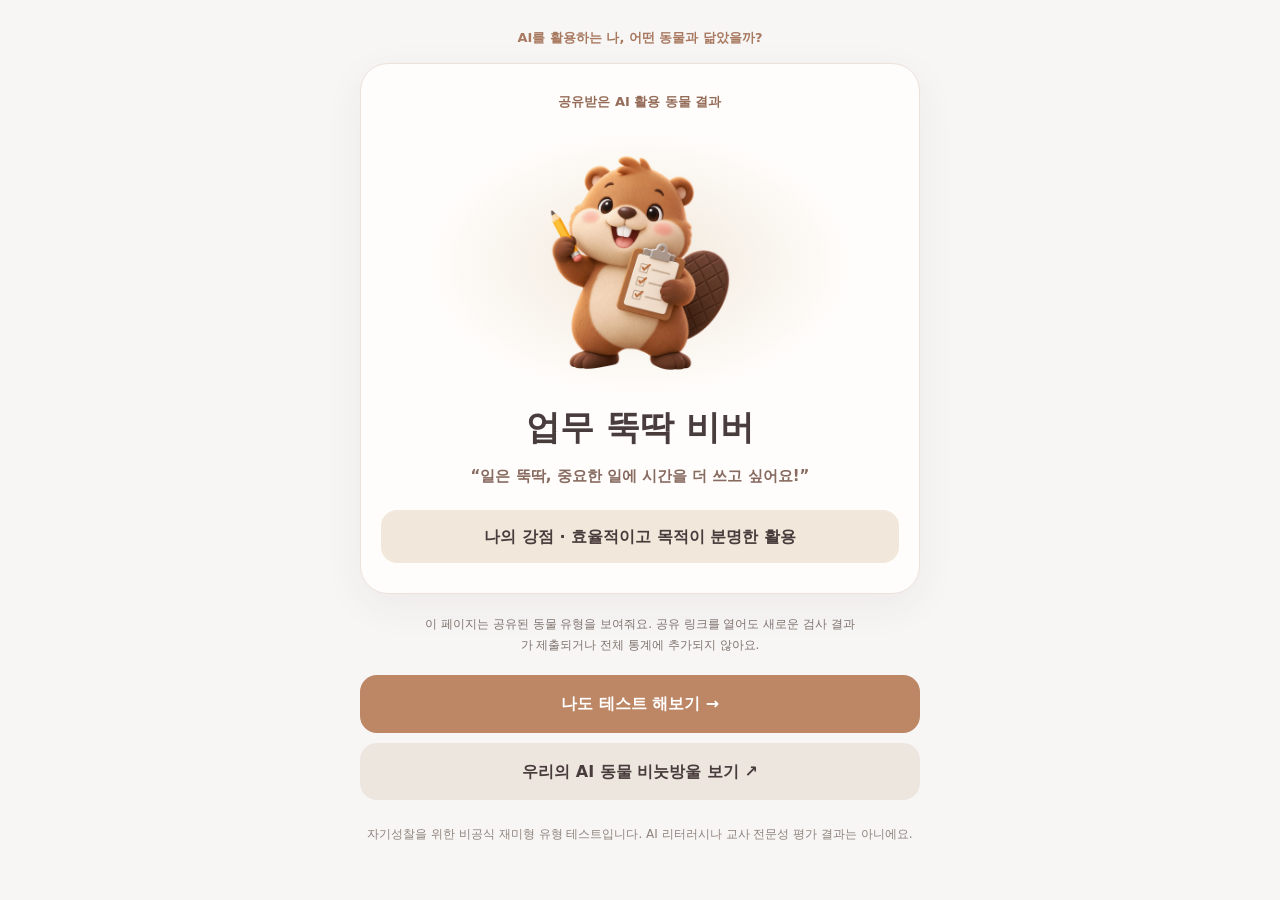
<file: share/beaver.html>
<!doctype html>
<html lang="ko">
<head>
<meta charset="utf-8">
<meta name="viewport" content="width=device-width, initial-scale=1, viewport-fit=cover">
<meta name="theme-color" content="#F7F6F5">
<title>업무 뚝딱 비버 | AI를 활용하는 나, 어떤 동물과 닮았을까?</title>
<meta name="description" content="나의 AI 활용 동물은 업무 뚝딱 비버! 일은 뚝딱, 중요한 일에 시간을 더 쓰고 싶어요! 당신은 어떤 동물과 닮았을까요?">
<link rel="canonical" href="https://hyein1221.github.io/ai-animal-test/share/beaver.html">
<meta property="og:type" content="website">
<meta property="og:locale" content="ko_KR">
<meta property="og:site_name" content="AI 활용 스타일 테스트">
<meta property="og:url" content="https://hyein1221.github.io/ai-animal-test/share/beaver.html">
<meta property="og:title" content="업무 뚝딱 비버 | AI를 활용하는 나, 어떤 동물과 닮았을까?">
<meta property="og:description" content="나의 AI 활용 동물은 업무 뚝딱 비버! 일은 뚝딱, 중요한 일에 시간을 더 쓰고 싶어요! 당신은 어떤 동물과 닮았을까요?">
<meta property="og:image" content="https://hyein1221.github.io/ai-animal-test/assets/beaver.png">
<meta property="og:image:secure_url" content="https://hyein1221.github.io/ai-animal-test/assets/beaver.png">
<meta property="og:image:type" content="image/png">
<meta property="og:image:alt" content="업무 뚝딱 비버 결과 캐릭터">
<meta name="twitter:card" content="summary_large_image">
<meta name="twitter:title" content="업무 뚝딱 비버 | AI를 활용하는 나, 어떤 동물과 닮았을까?">
<meta name="twitter:description" content="나의 AI 활용 동물은 업무 뚝딱 비버! 일은 뚝딱, 중요한 일에 시간을 더 쓰고 싶어요! 당신은 어떤 동물과 닮았을까요?">
<meta name="twitter:image" content="https://hyein1221.github.io/ai-animal-test/assets/beaver.png">
<style>
:root{color-scheme:light}*{box-sizing:border-box}body{margin:0;background:#f7f6f5;font-family:'Apple SD Gothic Neo','Noto Sans KR',system-ui,-apple-system,sans-serif;color:#493c3c;line-height:1.6;padding:28px 16px}
.page{max-width:560px;margin:auto;text-align:center}.label{color:#a87960;font-size:13px;font-weight:800;margin:0 0 14px}.card{background:#fffdfb;border:1px solid #eee1da;border-radius:28px;padding:28px 20px 30px;box-shadow:0 12px 42px rgba(77,50,38,.06)}
.eyebrow{font-size:13px;color:#956c59;font-weight:800}h1{font-size:clamp(26px,7vw,34px);line-height:1.3;margin:10px 0 5px;word-break:keep-all}.pet{background:radial-gradient(ellipse at center,#F1E8DB,#fffdfb 73%);border-radius:27px;max-width:420px;margin:20px auto 12px}.pet img{width:100%;height:260px;object-fit:contain;display:block}.quote{font-weight:700;color:#876a60;font-size:15px;word-break:keep-all}.strength{margin:22px auto 0;border-radius:16px;padding:14px;background:#F1E8DB;font-weight:700}.explain{font-size:12px;line-height:1.7;color:#80746f;margin:20px auto;max-width:440px}.actions{display:grid;gap:10px;margin:18px auto 8px}.btn{display:block;border-radius:17px;padding:16px 18px;text-decoration:none;font-weight:800;color:#fff;background:#bd8664}.btn.secondary{background:#ece6df;color:#493c3c}.footer{font-size:12px;color:#8f837c;margin:24px auto;line-height:1.8}
</style>
</head>
<body>
<main class="page">
<p class="label">AI를 활용하는 나, 어떤 동물과 닮았을까?</p>
<div class="card">
<div class="eyebrow">공유받은 AI 활용 동물 결과</div>
<div class="pet"><img src="../assets/beaver.png" alt="업무 뚝딱 비버 캐릭터" width="420" height="260"></div>
<h1>업무 뚝딱 비버</h1>
<p class="quote">“일은 뚝딱, 중요한 일에 시간을 더 쓰고 싶어요!”</p>
<div class="strength">나의 강점 · 효율적이고 목적이 분명한 활용</div>
</div>
<p class="explain">이 페이지는 공유된 동물 유형을 보여줘요. 공유 링크를 열어도 새로운 검사 결과가 제출되거나 전체 통계에 추가되지 않아요.</p>
<div class="actions">
<a class="btn" href="https://hyein1221.github.io/ai-animal-test/">나도 테스트 해보기 →</a>
<a class="btn secondary" href="https://hyein1221.github.io/ai-animal-test/?view=live">우리의 AI 동물 비눗방울 보기 ↗</a>
</div>
<p class="footer">자기성찰을 위한 비공식 재미형 유형 테스트입니다. AI 리터러시나 교사 전문성 평가 결과는 아니에요.</p>
</main>
</body>
</html>
</file>
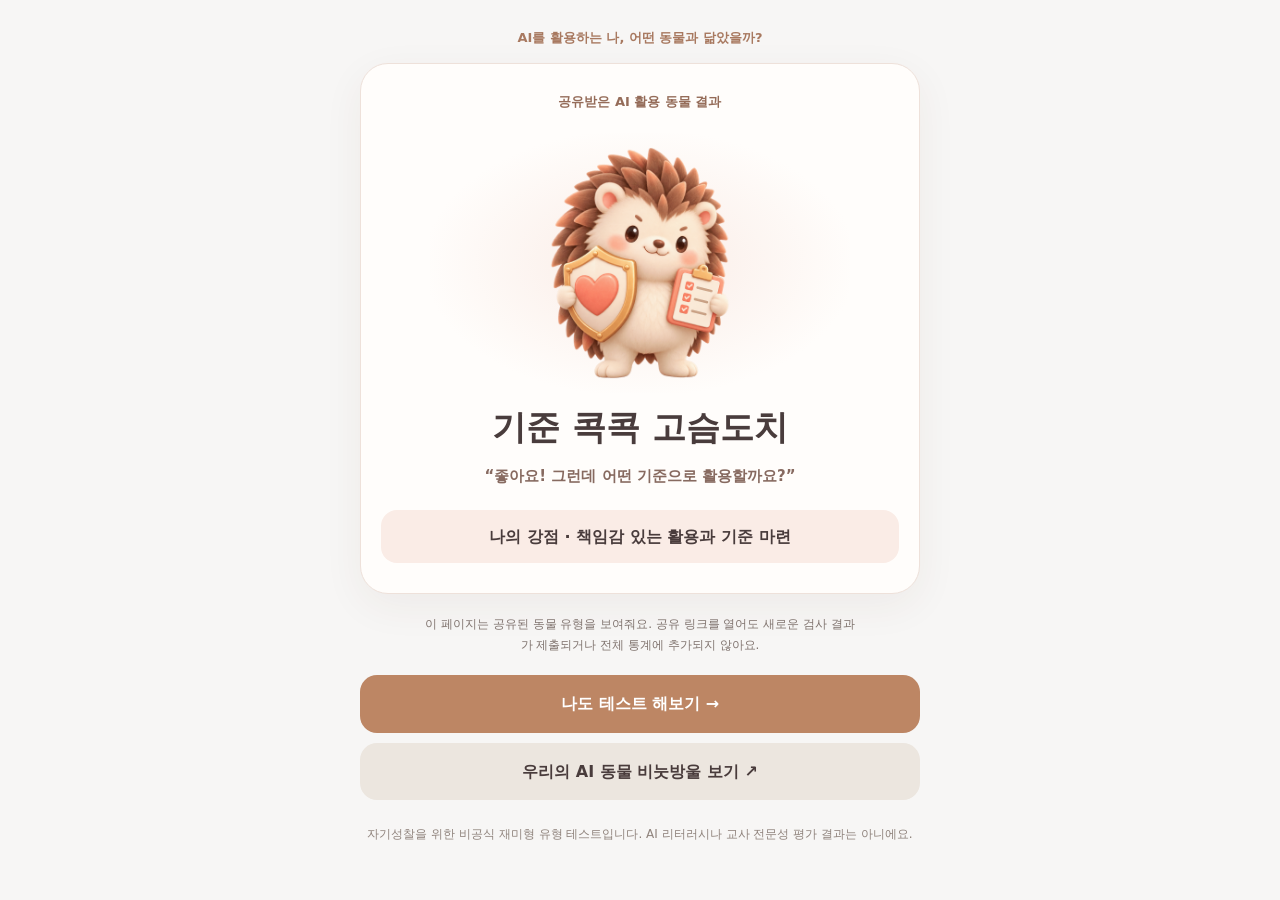
<file: share/hedgehog.html>
<!doctype html>
<html lang="ko">
<head>
<meta charset="utf-8">
<meta name="viewport" content="width=device-width, initial-scale=1, viewport-fit=cover">
<meta name="theme-color" content="#F7F6F5">
<title>기준 콕콕 고슴도치 | AI를 활용하는 나, 어떤 동물과 닮았을까?</title>
<meta name="description" content="나의 AI 활용 동물은 기준 콕콕 고슴도치! 좋아요! 그런데 어떤 기준으로 활용할까요? 당신은 어떤 동물과 닮았을까요?">
<link rel="canonical" href="https://hyein1221.github.io/ai-animal-test/share/hedgehog.html">
<meta property="og:type" content="website">
<meta property="og:locale" content="ko_KR">
<meta property="og:site_name" content="AI 활용 스타일 테스트">
<meta property="og:url" content="https://hyein1221.github.io/ai-animal-test/share/hedgehog.html">
<meta property="og:title" content="기준 콕콕 고슴도치 | AI를 활용하는 나, 어떤 동물과 닮았을까?">
<meta property="og:description" content="나의 AI 활용 동물은 기준 콕콕 고슴도치! 좋아요! 그런데 어떤 기준으로 활용할까요? 당신은 어떤 동물과 닮았을까요?">
<meta property="og:image" content="https://hyein1221.github.io/ai-animal-test/assets/hedgehog.png">
<meta property="og:image:secure_url" content="https://hyein1221.github.io/ai-animal-test/assets/hedgehog.png">
<meta property="og:image:type" content="image/png">
<meta property="og:image:alt" content="기준 콕콕 고슴도치 결과 캐릭터">
<meta name="twitter:card" content="summary_large_image">
<meta name="twitter:title" content="기준 콕콕 고슴도치 | AI를 활용하는 나, 어떤 동물과 닮았을까?">
<meta name="twitter:description" content="나의 AI 활용 동물은 기준 콕콕 고슴도치! 좋아요! 그런데 어떤 기준으로 활용할까요? 당신은 어떤 동물과 닮았을까요?">
<meta name="twitter:image" content="https://hyein1221.github.io/ai-animal-test/assets/hedgehog.png">
<style>
:root{color-scheme:light}*{box-sizing:border-box}body{margin:0;background:#f7f6f5;font-family:'Apple SD Gothic Neo','Noto Sans KR',system-ui,-apple-system,sans-serif;color:#493c3c;line-height:1.6;padding:28px 16px}
.page{max-width:560px;margin:auto;text-align:center}.label{color:#a87960;font-size:13px;font-weight:800;margin:0 0 14px}.card{background:#fffdfb;border:1px solid #eee1da;border-radius:28px;padding:28px 20px 30px;box-shadow:0 12px 42px rgba(77,50,38,.06)}
.eyebrow{font-size:13px;color:#956c59;font-weight:800}h1{font-size:clamp(26px,7vw,34px);line-height:1.3;margin:10px 0 5px;word-break:keep-all}.pet{background:radial-gradient(ellipse at center,#FAECE6,#fffdfb 73%);border-radius:27px;max-width:420px;margin:20px auto 12px}.pet img{width:100%;height:260px;object-fit:contain;display:block}.quote{font-weight:700;color:#876a60;font-size:15px;word-break:keep-all}.strength{margin:22px auto 0;border-radius:16px;padding:14px;background:#FAECE6;font-weight:700}.explain{font-size:12px;line-height:1.7;color:#80746f;margin:20px auto;max-width:440px}.actions{display:grid;gap:10px;margin:18px auto 8px}.btn{display:block;border-radius:17px;padding:16px 18px;text-decoration:none;font-weight:800;color:#fff;background:#bd8664}.btn.secondary{background:#ece6df;color:#493c3c}.footer{font-size:12px;color:#8f837c;margin:24px auto;line-height:1.8}
</style>
</head>
<body>
<main class="page">
<p class="label">AI를 활용하는 나, 어떤 동물과 닮았을까?</p>
<div class="card">
<div class="eyebrow">공유받은 AI 활용 동물 결과</div>
<div class="pet"><img src="../assets/hedgehog.png" alt="기준 콕콕 고슴도치 캐릭터" width="420" height="260"></div>
<h1>기준 콕콕 고슴도치</h1>
<p class="quote">“좋아요! 그런데 어떤 기준으로 활용할까요?”</p>
<div class="strength">나의 강점 · 책임감 있는 활용과 기준 마련</div>
</div>
<p class="explain">이 페이지는 공유된 동물 유형을 보여줘요. 공유 링크를 열어도 새로운 검사 결과가 제출되거나 전체 통계에 추가되지 않아요.</p>
<div class="actions">
<a class="btn" href="https://hyein1221.github.io/ai-animal-test/">나도 테스트 해보기 →</a>
<a class="btn secondary" href="https://hyein1221.github.io/ai-animal-test/?view=live">우리의 AI 동물 비눗방울 보기 ↗</a>
</div>
<p class="footer">자기성찰을 위한 비공식 재미형 유형 테스트입니다. AI 리터러시나 교사 전문성 평가 결과는 아니에요.</p>
</main>
</body>
</html>
</file>
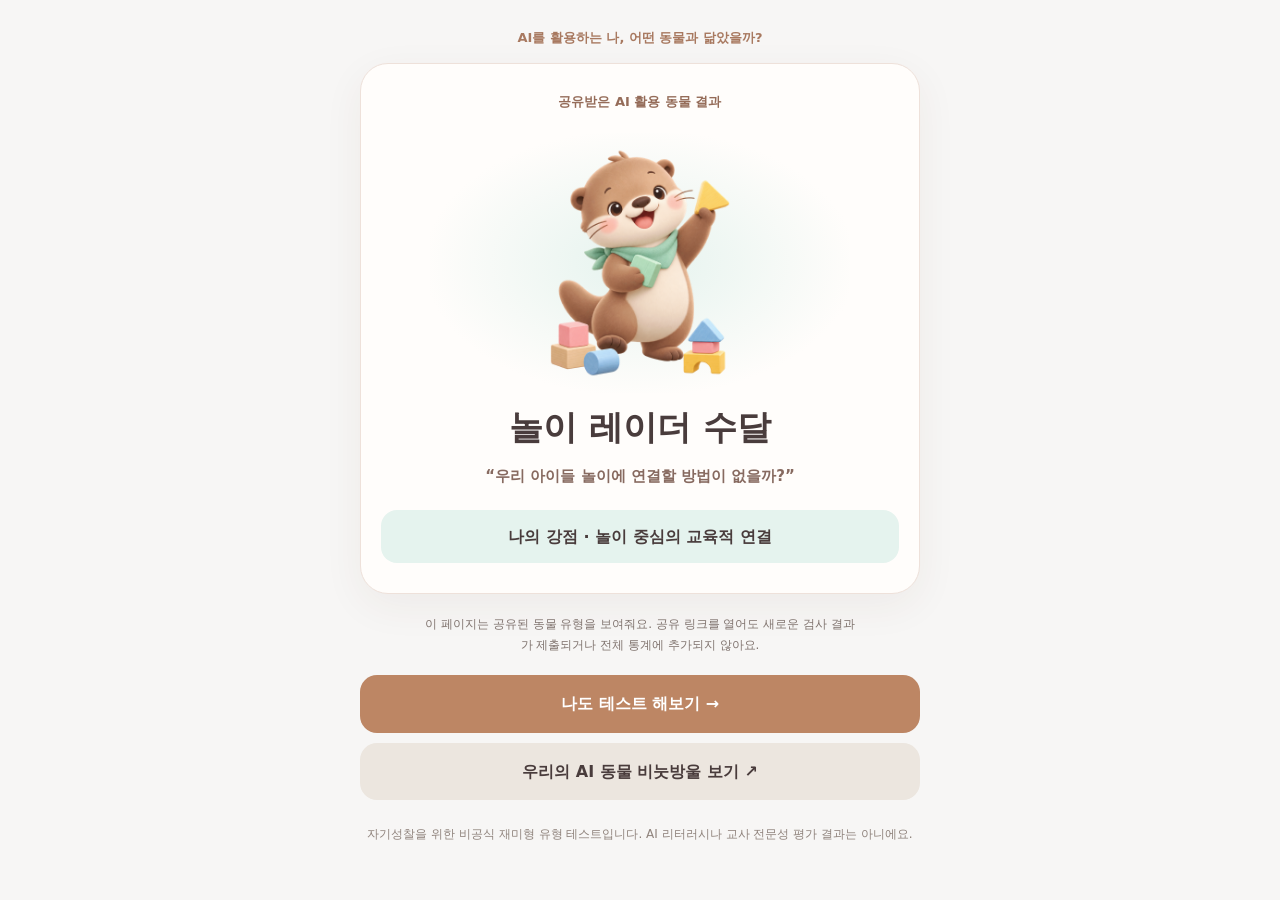
<file: share/otter.html>
<!doctype html>
<html lang="ko">
<head>
<meta charset="utf-8">
<meta name="viewport" content="width=device-width, initial-scale=1, viewport-fit=cover">
<meta name="theme-color" content="#F7F6F5">
<title>놀이 레이더 수달 | AI를 활용하는 나, 어떤 동물과 닮았을까?</title>
<meta name="description" content="나의 AI 활용 동물은 놀이 레이더 수달! 우리 아이들 놀이에 연결할 방법이 없을까? 당신은 어떤 동물과 닮았을까요?">
<link rel="canonical" href="https://hyein1221.github.io/ai-animal-test/share/otter.html">
<meta property="og:type" content="website">
<meta property="og:locale" content="ko_KR">
<meta property="og:site_name" content="AI 활용 스타일 테스트">
<meta property="og:url" content="https://hyein1221.github.io/ai-animal-test/share/otter.html">
<meta property="og:title" content="놀이 레이더 수달 | AI를 활용하는 나, 어떤 동물과 닮았을까?">
<meta property="og:description" content="나의 AI 활용 동물은 놀이 레이더 수달! 우리 아이들 놀이에 연결할 방법이 없을까? 당신은 어떤 동물과 닮았을까요?">
<meta property="og:image" content="https://hyein1221.github.io/ai-animal-test/assets/otter.png">
<meta property="og:image:secure_url" content="https://hyein1221.github.io/ai-animal-test/assets/otter.png">
<meta property="og:image:type" content="image/png">
<meta property="og:image:alt" content="놀이 레이더 수달 결과 캐릭터">
<meta name="twitter:card" content="summary_large_image">
<meta name="twitter:title" content="놀이 레이더 수달 | AI를 활용하는 나, 어떤 동물과 닮았을까?">
<meta name="twitter:description" content="나의 AI 활용 동물은 놀이 레이더 수달! 우리 아이들 놀이에 연결할 방법이 없을까? 당신은 어떤 동물과 닮았을까요?">
<meta name="twitter:image" content="https://hyein1221.github.io/ai-animal-test/assets/otter.png">
<style>
:root{color-scheme:light}*{box-sizing:border-box}body{margin:0;background:#f7f6f5;font-family:'Apple SD Gothic Neo','Noto Sans KR',system-ui,-apple-system,sans-serif;color:#493c3c;line-height:1.6;padding:28px 16px}
.page{max-width:560px;margin:auto;text-align:center}.label{color:#a87960;font-size:13px;font-weight:800;margin:0 0 14px}.card{background:#fffdfb;border:1px solid #eee1da;border-radius:28px;padding:28px 20px 30px;box-shadow:0 12px 42px rgba(77,50,38,.06)}
.eyebrow{font-size:13px;color:#956c59;font-weight:800}h1{font-size:clamp(26px,7vw,34px);line-height:1.3;margin:10px 0 5px;word-break:keep-all}.pet{background:radial-gradient(ellipse at center,#E5F3EE,#fffdfb 73%);border-radius:27px;max-width:420px;margin:20px auto 12px}.pet img{width:100%;height:260px;object-fit:contain;display:block}.quote{font-weight:700;color:#876a60;font-size:15px;word-break:keep-all}.strength{margin:22px auto 0;border-radius:16px;padding:14px;background:#E5F3EE;font-weight:700}.explain{font-size:12px;line-height:1.7;color:#80746f;margin:20px auto;max-width:440px}.actions{display:grid;gap:10px;margin:18px auto 8px}.btn{display:block;border-radius:17px;padding:16px 18px;text-decoration:none;font-weight:800;color:#fff;background:#bd8664}.btn.secondary{background:#ece6df;color:#493c3c}.footer{font-size:12px;color:#8f837c;margin:24px auto;line-height:1.8}
</style>
</head>
<body>
<main class="page">
<p class="label">AI를 활용하는 나, 어떤 동물과 닮았을까?</p>
<div class="card">
<div class="eyebrow">공유받은 AI 활용 동물 결과</div>
<div class="pet"><img src="../assets/otter.png" alt="놀이 레이더 수달 캐릭터" width="420" height="260"></div>
<h1>놀이 레이더 수달</h1>
<p class="quote">“우리 아이들 놀이에 연결할 방법이 없을까?”</p>
<div class="strength">나의 강점 · 놀이 중심의 교육적 연결</div>
</div>
<p class="explain">이 페이지는 공유된 동물 유형을 보여줘요. 공유 링크를 열어도 새로운 검사 결과가 제출되거나 전체 통계에 추가되지 않아요.</p>
<div class="actions">
<a class="btn" href="https://hyein1221.github.io/ai-animal-test/">나도 테스트 해보기 →</a>
<a class="btn secondary" href="https://hyein1221.github.io/ai-animal-test/?view=live">우리의 AI 동물 비눗방울 보기 ↗</a>
</div>
<p class="footer">자기성찰을 위한 비공식 재미형 유형 테스트입니다. AI 리터러시나 교사 전문성 평가 결과는 아니에요.</p>
</main>
</body>
</html>
</file>
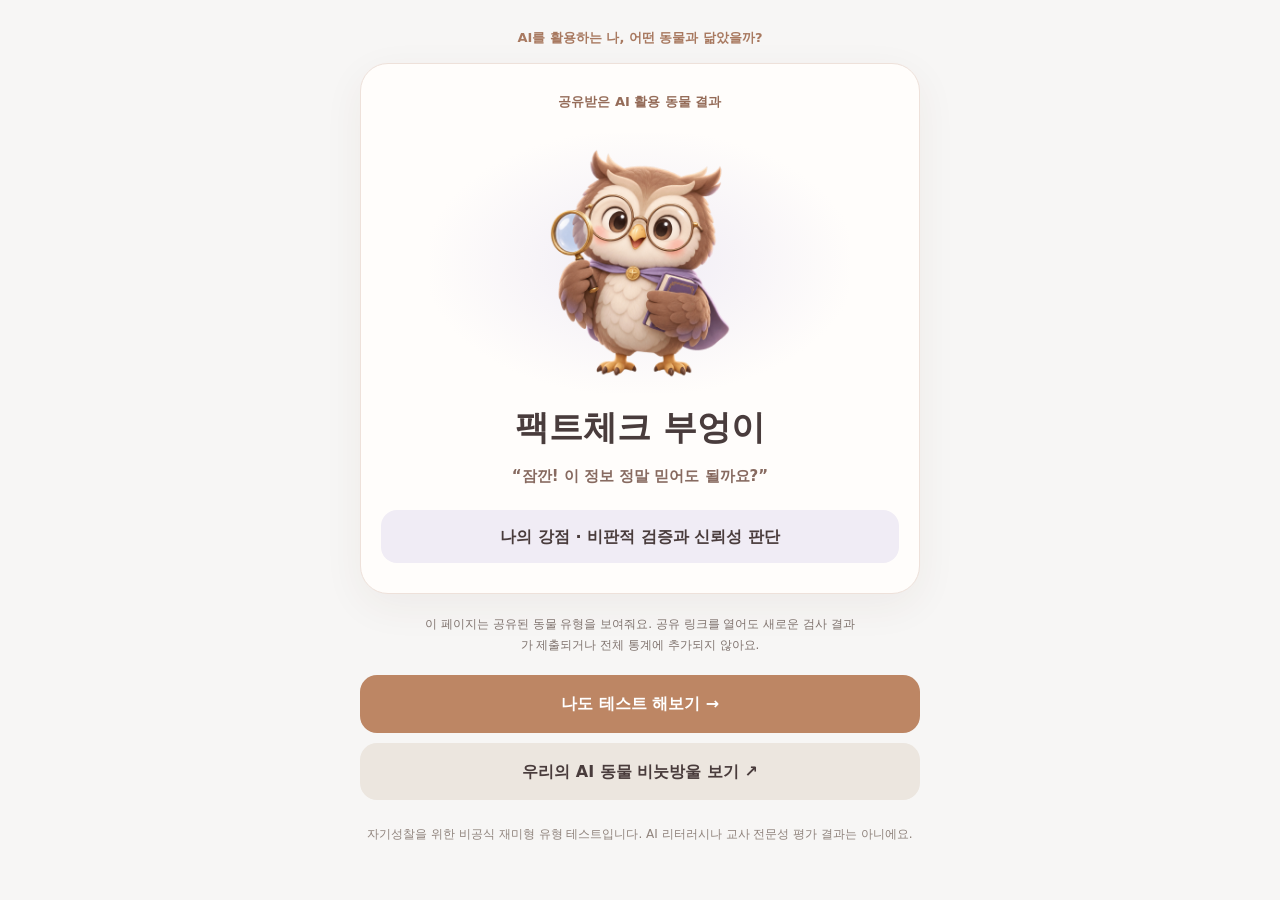
<file: share/owl.html>
<!doctype html>
<html lang="ko">
<head>
<meta charset="utf-8">
<meta name="viewport" content="width=device-width, initial-scale=1, viewport-fit=cover">
<meta name="theme-color" content="#F7F6F5">
<title>팩트체크 부엉이 | AI를 활용하는 나, 어떤 동물과 닮았을까?</title>
<meta name="description" content="나의 AI 활용 동물은 팩트체크 부엉이! 잠깐! 이 정보 정말 믿어도 될까요? 당신은 어떤 동물과 닮았을까요?">
<link rel="canonical" href="https://hyein1221.github.io/ai-animal-test/share/owl.html">
<meta property="og:type" content="website">
<meta property="og:locale" content="ko_KR">
<meta property="og:site_name" content="AI 활용 스타일 테스트">
<meta property="og:url" content="https://hyein1221.github.io/ai-animal-test/share/owl.html">
<meta property="og:title" content="팩트체크 부엉이 | AI를 활용하는 나, 어떤 동물과 닮았을까?">
<meta property="og:description" content="나의 AI 활용 동물은 팩트체크 부엉이! 잠깐! 이 정보 정말 믿어도 될까요? 당신은 어떤 동물과 닮았을까요?">
<meta property="og:image" content="https://hyein1221.github.io/ai-animal-test/assets/owl.png">
<meta property="og:image:secure_url" content="https://hyein1221.github.io/ai-animal-test/assets/owl.png">
<meta property="og:image:type" content="image/png">
<meta property="og:image:alt" content="팩트체크 부엉이 결과 캐릭터">
<meta name="twitter:card" content="summary_large_image">
<meta name="twitter:title" content="팩트체크 부엉이 | AI를 활용하는 나, 어떤 동물과 닮았을까?">
<meta name="twitter:description" content="나의 AI 활용 동물은 팩트체크 부엉이! 잠깐! 이 정보 정말 믿어도 될까요? 당신은 어떤 동물과 닮았을까요?">
<meta name="twitter:image" content="https://hyein1221.github.io/ai-animal-test/assets/owl.png">
<style>
:root{color-scheme:light}*{box-sizing:border-box}body{margin:0;background:#f7f6f5;font-family:'Apple SD Gothic Neo','Noto Sans KR',system-ui,-apple-system,sans-serif;color:#493c3c;line-height:1.6;padding:28px 16px}
.page{max-width:560px;margin:auto;text-align:center}.label{color:#a87960;font-size:13px;font-weight:800;margin:0 0 14px}.card{background:#fffdfb;border:1px solid #eee1da;border-radius:28px;padding:28px 20px 30px;box-shadow:0 12px 42px rgba(77,50,38,.06)}
.eyebrow{font-size:13px;color:#956c59;font-weight:800}h1{font-size:clamp(26px,7vw,34px);line-height:1.3;margin:10px 0 5px;word-break:keep-all}.pet{background:radial-gradient(ellipse at center,#F0ECF5,#fffdfb 73%);border-radius:27px;max-width:420px;margin:20px auto 12px}.pet img{width:100%;height:260px;object-fit:contain;display:block}.quote{font-weight:700;color:#876a60;font-size:15px;word-break:keep-all}.strength{margin:22px auto 0;border-radius:16px;padding:14px;background:#F0ECF5;font-weight:700}.explain{font-size:12px;line-height:1.7;color:#80746f;margin:20px auto;max-width:440px}.actions{display:grid;gap:10px;margin:18px auto 8px}.btn{display:block;border-radius:17px;padding:16px 18px;text-decoration:none;font-weight:800;color:#fff;background:#bd8664}.btn.secondary{background:#ece6df;color:#493c3c}.footer{font-size:12px;color:#8f837c;margin:24px auto;line-height:1.8}
</style>
</head>
<body>
<main class="page">
<p class="label">AI를 활용하는 나, 어떤 동물과 닮았을까?</p>
<div class="card">
<div class="eyebrow">공유받은 AI 활용 동물 결과</div>
<div class="pet"><img src="../assets/owl.png" alt="팩트체크 부엉이 캐릭터" width="420" height="260"></div>
<h1>팩트체크 부엉이</h1>
<p class="quote">“잠깐! 이 정보 정말 믿어도 될까요?”</p>
<div class="strength">나의 강점 · 비판적 검증과 신뢰성 판단</div>
</div>
<p class="explain">이 페이지는 공유된 동물 유형을 보여줘요. 공유 링크를 열어도 새로운 검사 결과가 제출되거나 전체 통계에 추가되지 않아요.</p>
<div class="actions">
<a class="btn" href="https://hyein1221.github.io/ai-animal-test/">나도 테스트 해보기 →</a>
<a class="btn secondary" href="https://hyein1221.github.io/ai-animal-test/?view=live">우리의 AI 동물 비눗방울 보기 ↗</a>
</div>
<p class="footer">자기성찰을 위한 비공식 재미형 유형 테스트입니다. AI 리터러시나 교사 전문성 평가 결과는 아니에요.</p>
</main>
</body>
</html>
</file>
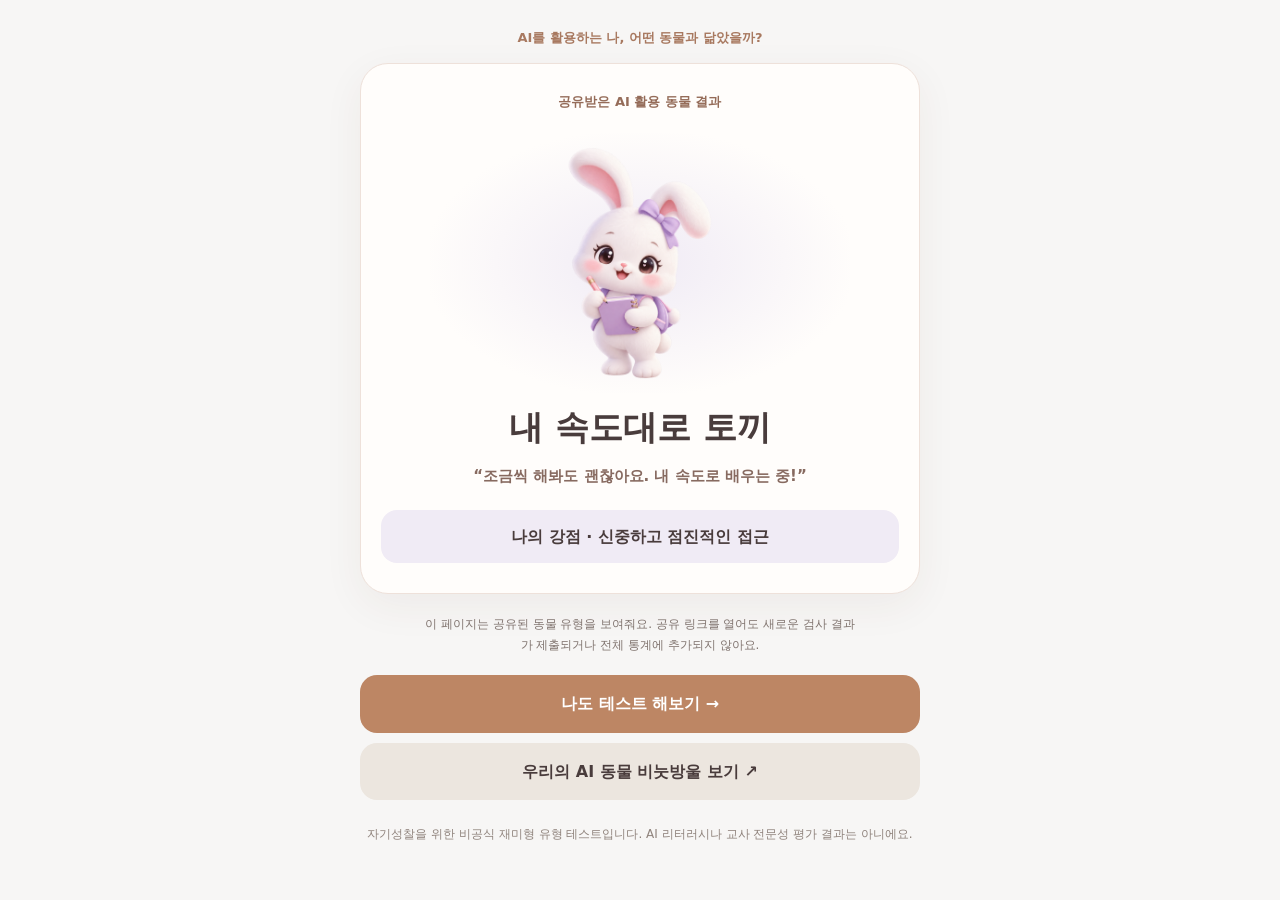
<file: share/rabbit.html>
<!doctype html>
<html lang="ko">
<head>
<meta charset="utf-8">
<meta name="viewport" content="width=device-width, initial-scale=1, viewport-fit=cover">
<meta name="theme-color" content="#F7F6F5">
<title>내 속도대로 토끼 | AI를 활용하는 나, 어떤 동물과 닮았을까?</title>
<meta name="description" content="나의 AI 활용 동물은 내 속도대로 토끼! 조금씩 해봐도 괜찮아요. 내 속도로 배우는 중! 당신은 어떤 동물과 닮았을까요?">
<link rel="canonical" href="https://hyein1221.github.io/ai-animal-test/share/rabbit.html">
<meta property="og:type" content="website">
<meta property="og:locale" content="ko_KR">
<meta property="og:site_name" content="AI 활용 스타일 테스트">
<meta property="og:url" content="https://hyein1221.github.io/ai-animal-test/share/rabbit.html">
<meta property="og:title" content="내 속도대로 토끼 | AI를 활용하는 나, 어떤 동물과 닮았을까?">
<meta property="og:description" content="나의 AI 활용 동물은 내 속도대로 토끼! 조금씩 해봐도 괜찮아요. 내 속도로 배우는 중! 당신은 어떤 동물과 닮았을까요?">
<meta property="og:image" content="https://hyein1221.github.io/ai-animal-test/assets/rabbit.png">
<meta property="og:image:secure_url" content="https://hyein1221.github.io/ai-animal-test/assets/rabbit.png">
<meta property="og:image:type" content="image/png">
<meta property="og:image:alt" content="내 속도대로 토끼 결과 캐릭터">
<meta name="twitter:card" content="summary_large_image">
<meta name="twitter:title" content="내 속도대로 토끼 | AI를 활용하는 나, 어떤 동물과 닮았을까?">
<meta name="twitter:description" content="나의 AI 활용 동물은 내 속도대로 토끼! 조금씩 해봐도 괜찮아요. 내 속도로 배우는 중! 당신은 어떤 동물과 닮았을까요?">
<meta name="twitter:image" content="https://hyein1221.github.io/ai-animal-test/assets/rabbit.png">
<style>
:root{color-scheme:light}*{box-sizing:border-box}body{margin:0;background:#f7f6f5;font-family:'Apple SD Gothic Neo','Noto Sans KR',system-ui,-apple-system,sans-serif;color:#493c3c;line-height:1.6;padding:28px 16px}
.page{max-width:560px;margin:auto;text-align:center}.label{color:#a87960;font-size:13px;font-weight:800;margin:0 0 14px}.card{background:#fffdfb;border:1px solid #eee1da;border-radius:28px;padding:28px 20px 30px;box-shadow:0 12px 42px rgba(77,50,38,.06)}
.eyebrow{font-size:13px;color:#956c59;font-weight:800}h1{font-size:clamp(26px,7vw,34px);line-height:1.3;margin:10px 0 5px;word-break:keep-all}.pet{background:radial-gradient(ellipse at center,#F0EBF5,#fffdfb 73%);border-radius:27px;max-width:420px;margin:20px auto 12px}.pet img{width:100%;height:260px;object-fit:contain;display:block}.quote{font-weight:700;color:#876a60;font-size:15px;word-break:keep-all}.strength{margin:22px auto 0;border-radius:16px;padding:14px;background:#F0EBF5;font-weight:700}.explain{font-size:12px;line-height:1.7;color:#80746f;margin:20px auto;max-width:440px}.actions{display:grid;gap:10px;margin:18px auto 8px}.btn{display:block;border-radius:17px;padding:16px 18px;text-decoration:none;font-weight:800;color:#fff;background:#bd8664}.btn.secondary{background:#ece6df;color:#493c3c}.footer{font-size:12px;color:#8f837c;margin:24px auto;line-height:1.8}
</style>
</head>
<body>
<main class="page">
<p class="label">AI를 활용하는 나, 어떤 동물과 닮았을까?</p>
<div class="card">
<div class="eyebrow">공유받은 AI 활용 동물 결과</div>
<div class="pet"><img src="../assets/rabbit.png" alt="내 속도대로 토끼 캐릭터" width="420" height="260"></div>
<h1>내 속도대로 토끼</h1>
<p class="quote">“조금씩 해봐도 괜찮아요. 내 속도로 배우는 중!”</p>
<div class="strength">나의 강점 · 신중하고 점진적인 접근</div>
</div>
<p class="explain">이 페이지는 공유된 동물 유형을 보여줘요. 공유 링크를 열어도 새로운 검사 결과가 제출되거나 전체 통계에 추가되지 않아요.</p>
<div class="actions">
<a class="btn" href="https://hyein1221.github.io/ai-animal-test/">나도 테스트 해보기 →</a>
<a class="btn secondary" href="https://hyein1221.github.io/ai-animal-test/?view=live">우리의 AI 동물 비눗방울 보기 ↗</a>
</div>
<p class="footer">자기성찰을 위한 비공식 재미형 유형 테스트입니다. AI 리터러시나 교사 전문성 평가 결과는 아니에요.</p>
</main>
</body>
</html>
</file>
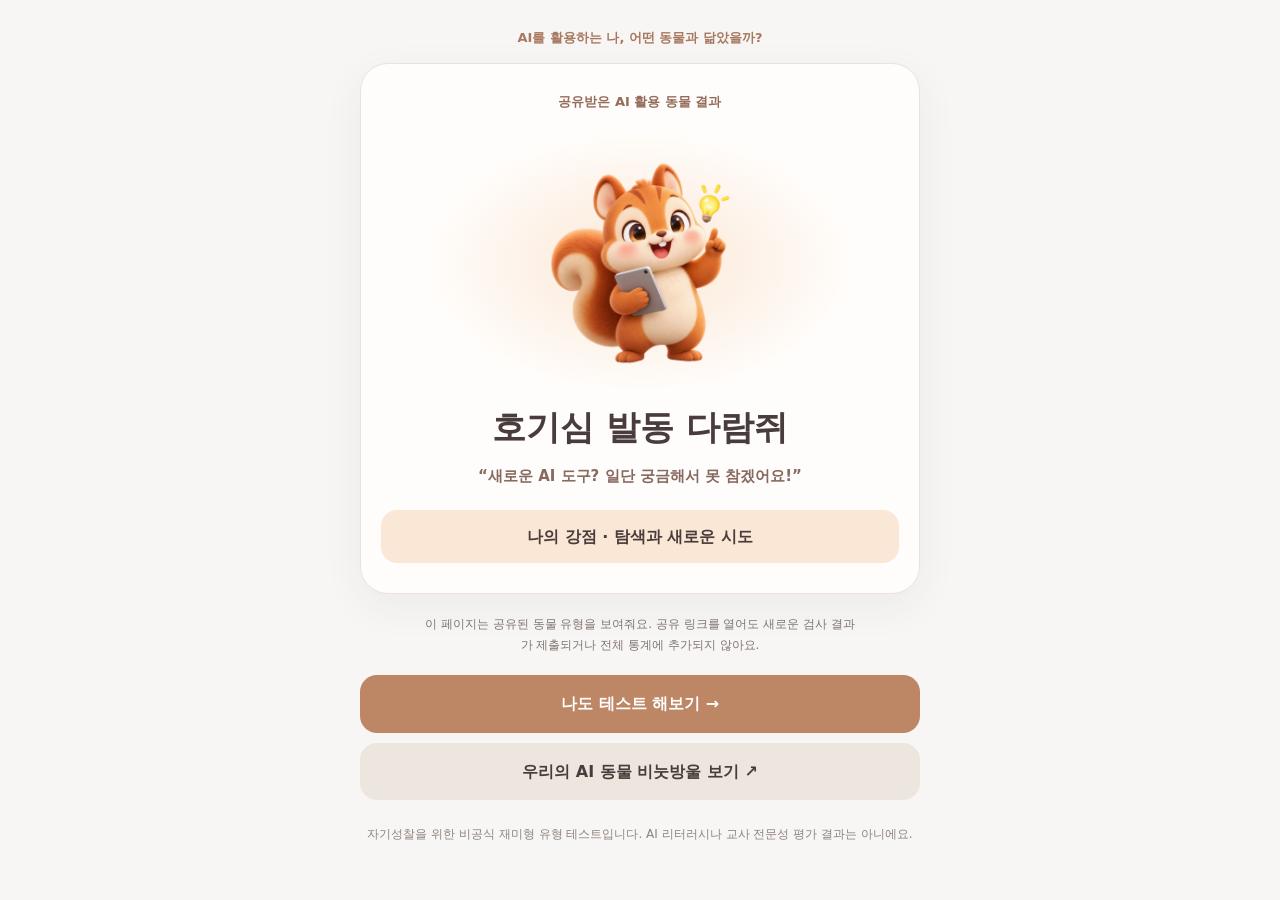
<file: share/squirrel.html>
<!doctype html>
<html lang="ko">
<head>
<meta charset="utf-8">
<meta name="viewport" content="width=device-width, initial-scale=1, viewport-fit=cover">
<meta name="theme-color" content="#F7F6F5">
<title>호기심 발동 다람쥐 | AI를 활용하는 나, 어떤 동물과 닮았을까?</title>
<meta name="description" content="나의 AI 활용 동물은 호기심 발동 다람쥐! 새로운 AI 도구? 일단 궁금해서 못 참겠어요! 당신은 어떤 동물과 닮았을까요?">
<link rel="canonical" href="https://hyein1221.github.io/ai-animal-test/share/squirrel.html">
<meta property="og:type" content="website">
<meta property="og:locale" content="ko_KR">
<meta property="og:site_name" content="AI 활용 스타일 테스트">
<meta property="og:url" content="https://hyein1221.github.io/ai-animal-test/share/squirrel.html">
<meta property="og:title" content="호기심 발동 다람쥐 | AI를 활용하는 나, 어떤 동물과 닮았을까?">
<meta property="og:description" content="나의 AI 활용 동물은 호기심 발동 다람쥐! 새로운 AI 도구? 일단 궁금해서 못 참겠어요! 당신은 어떤 동물과 닮았을까요?">
<meta property="og:image" content="https://hyein1221.github.io/ai-animal-test/assets/squirrel.png">
<meta property="og:image:secure_url" content="https://hyein1221.github.io/ai-animal-test/assets/squirrel.png">
<meta property="og:image:type" content="image/png">
<meta property="og:image:alt" content="호기심 발동 다람쥐 결과 캐릭터">
<meta name="twitter:card" content="summary_large_image">
<meta name="twitter:title" content="호기심 발동 다람쥐 | AI를 활용하는 나, 어떤 동물과 닮았을까?">
<meta name="twitter:description" content="나의 AI 활용 동물은 호기심 발동 다람쥐! 새로운 AI 도구? 일단 궁금해서 못 참겠어요! 당신은 어떤 동물과 닮았을까요?">
<meta name="twitter:image" content="https://hyein1221.github.io/ai-animal-test/assets/squirrel.png">
<style>
:root{color-scheme:light}*{box-sizing:border-box}body{margin:0;background:#f7f6f5;font-family:'Apple SD Gothic Neo','Noto Sans KR',system-ui,-apple-system,sans-serif;color:#493c3c;line-height:1.6;padding:28px 16px}
.page{max-width:560px;margin:auto;text-align:center}.label{color:#a87960;font-size:13px;font-weight:800;margin:0 0 14px}.card{background:#fffdfb;border:1px solid #eee1da;border-radius:28px;padding:28px 20px 30px;box-shadow:0 12px 42px rgba(77,50,38,.06)}
.eyebrow{font-size:13px;color:#956c59;font-weight:800}h1{font-size:clamp(26px,7vw,34px);line-height:1.3;margin:10px 0 5px;word-break:keep-all}.pet{background:radial-gradient(ellipse at center,#FBE7D5,#fffdfb 73%);border-radius:27px;max-width:420px;margin:20px auto 12px}.pet img{width:100%;height:260px;object-fit:contain;display:block}.quote{font-weight:700;color:#876a60;font-size:15px;word-break:keep-all}.strength{margin:22px auto 0;border-radius:16px;padding:14px;background:#FBE7D5;font-weight:700}.explain{font-size:12px;line-height:1.7;color:#80746f;margin:20px auto;max-width:440px}.actions{display:grid;gap:10px;margin:18px auto 8px}.btn{display:block;border-radius:17px;padding:16px 18px;text-decoration:none;font-weight:800;color:#fff;background:#bd8664}.btn.secondary{background:#ece6df;color:#493c3c}.footer{font-size:12px;color:#8f837c;margin:24px auto;line-height:1.8}
</style>
</head>
<body>
<main class="page">
<p class="label">AI를 활용하는 나, 어떤 동물과 닮았을까?</p>
<div class="card">
<div class="eyebrow">공유받은 AI 활용 동물 결과</div>
<div class="pet"><img src="../assets/squirrel.png" alt="호기심 발동 다람쥐 캐릭터" width="420" height="260"></div>
<h1>호기심 발동 다람쥐</h1>
<p class="quote">“새로운 AI 도구? 일단 궁금해서 못 참겠어요!”</p>
<div class="strength">나의 강점 · 탐색과 새로운 시도</div>
</div>
<p class="explain">이 페이지는 공유된 동물 유형을 보여줘요. 공유 링크를 열어도 새로운 검사 결과가 제출되거나 전체 통계에 추가되지 않아요.</p>
<div class="actions">
<a class="btn" href="https://hyein1221.github.io/ai-animal-test/">나도 테스트 해보기 →</a>
<a class="btn secondary" href="https://hyein1221.github.io/ai-animal-test/?view=live">우리의 AI 동물 비눗방울 보기 ↗</a>
</div>
<p class="footer">자기성찰을 위한 비공식 재미형 유형 테스트입니다. AI 리터러시나 교사 전문성 평가 결과는 아니에요.</p>
</main>
</body>
</html>
</file>
